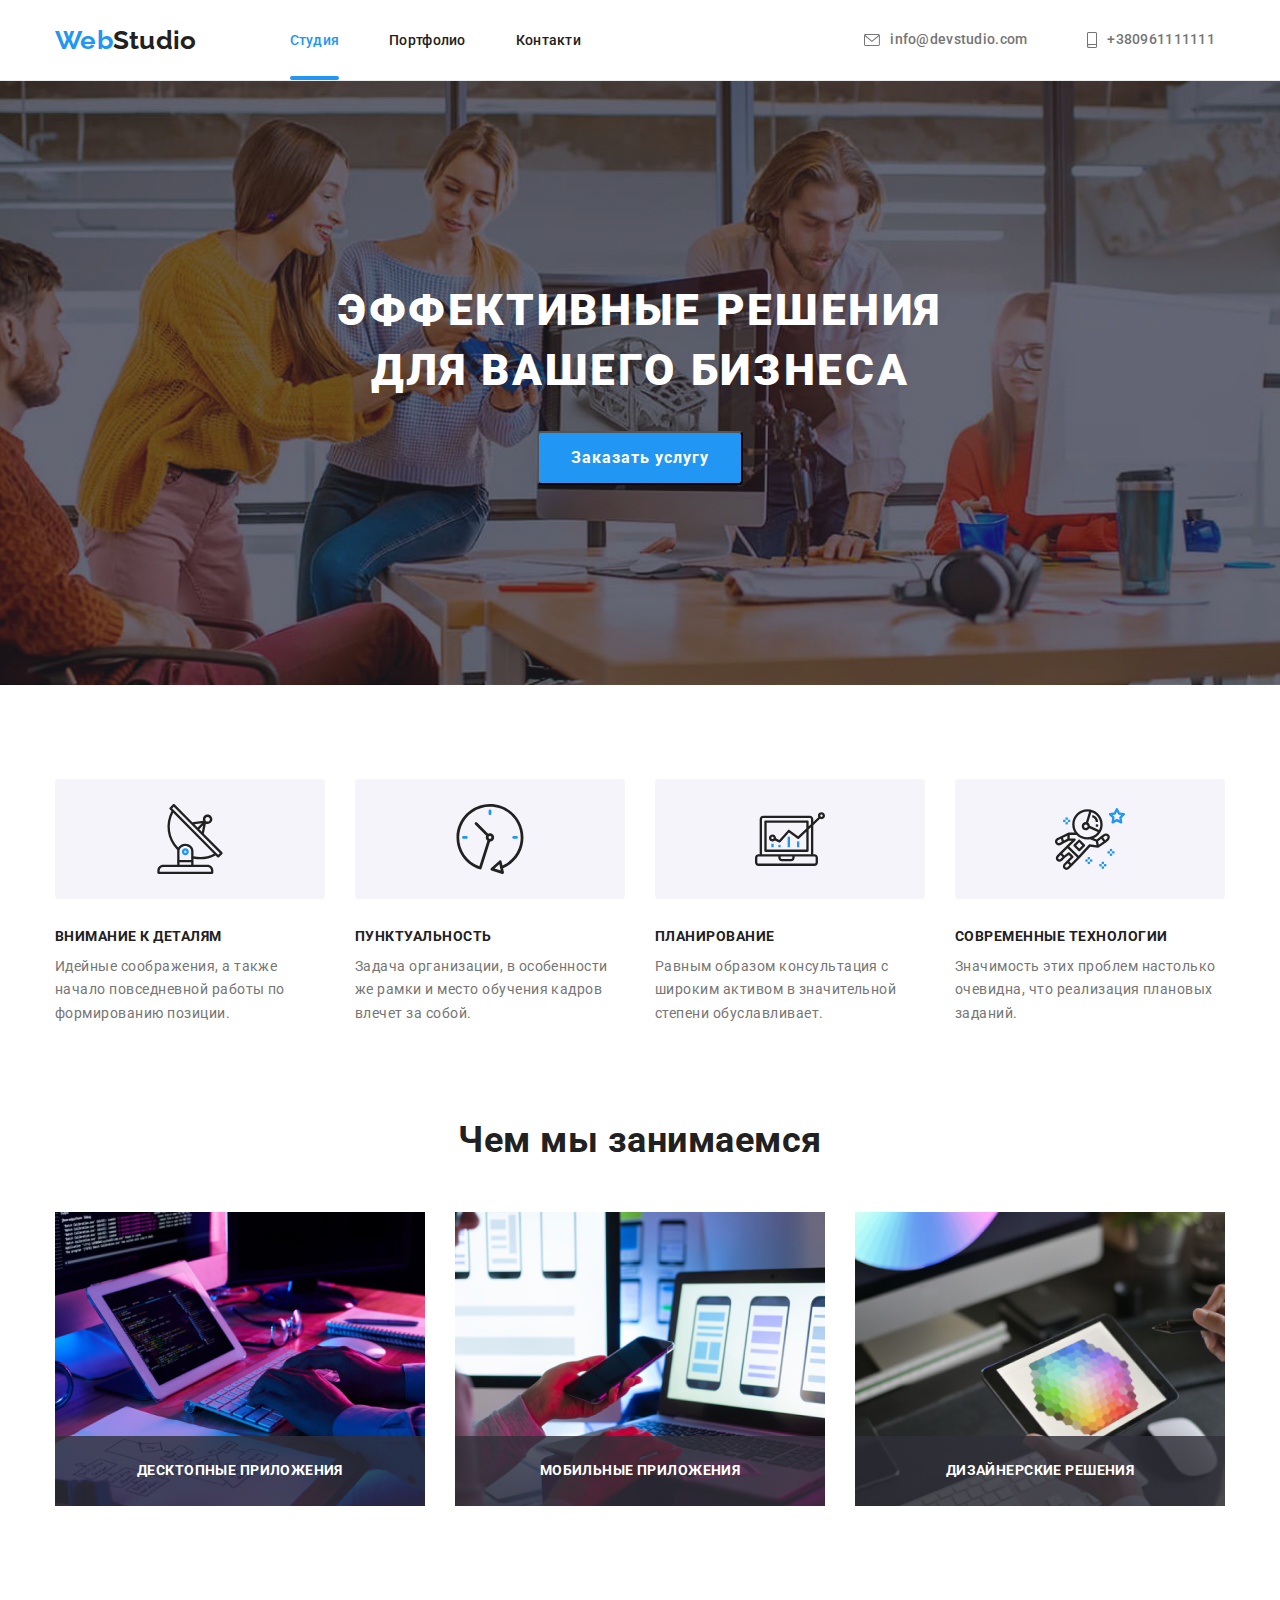
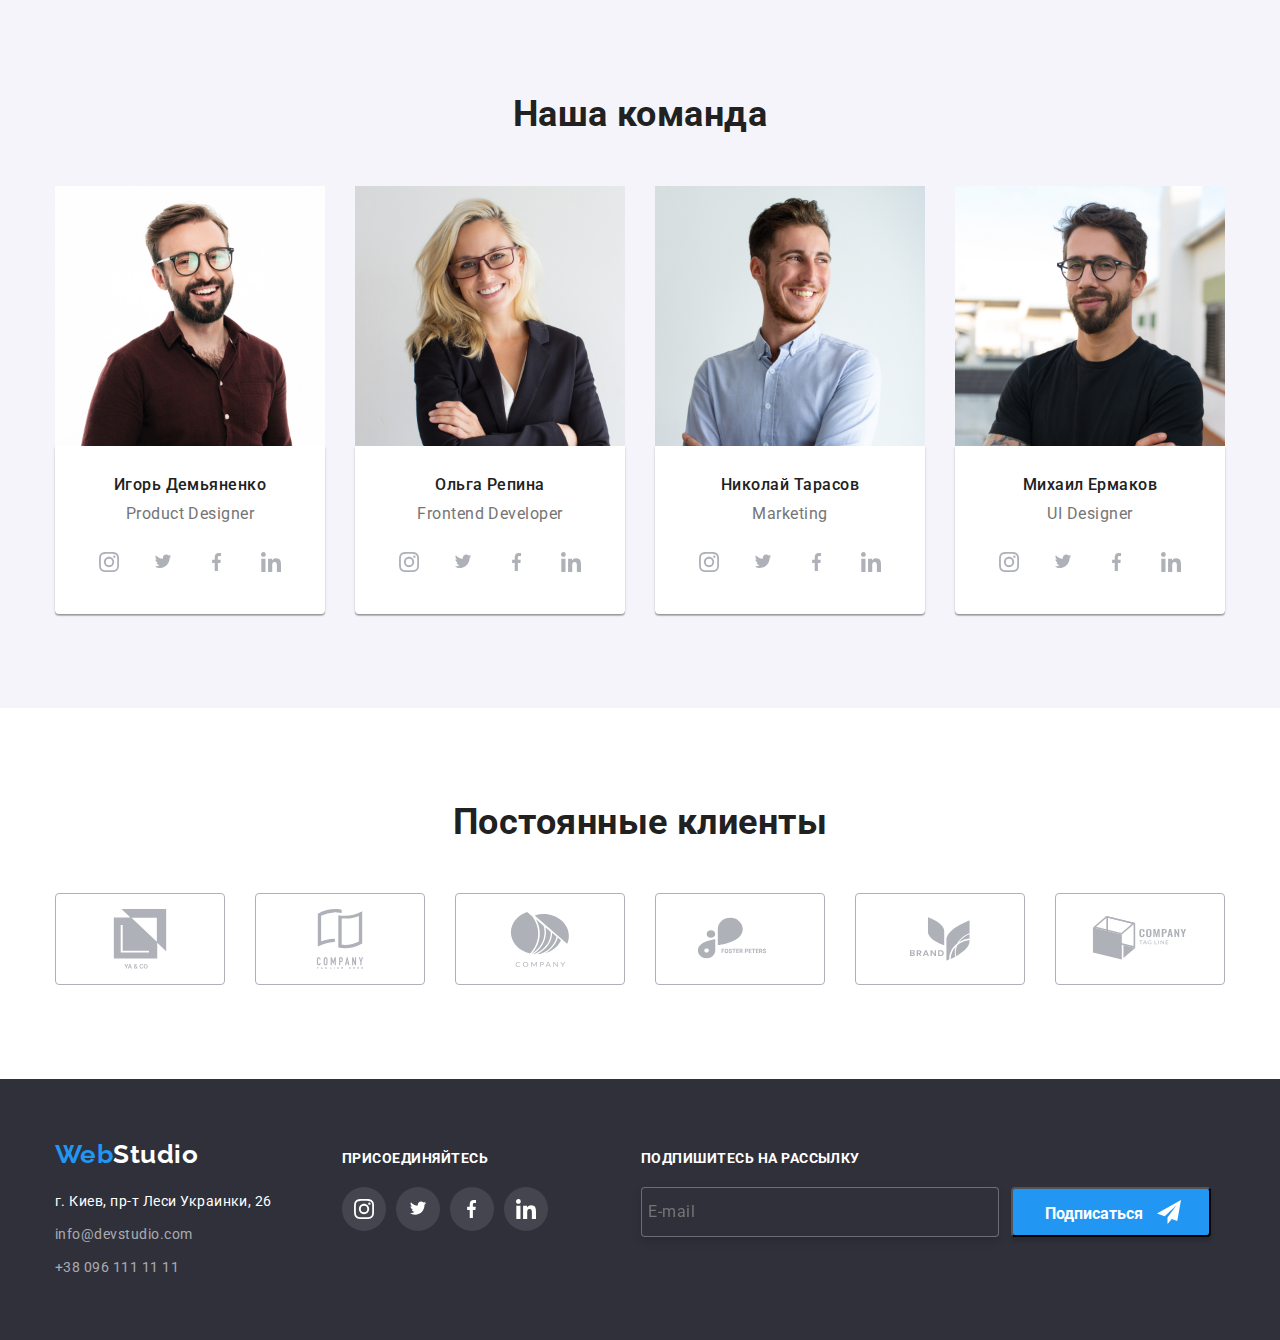
<file: index.html>
<!DOCTYPE html>
<html lang="ru">
<head>
    <meta charset="UTF-8">
    <meta http-equiv="X-UA-Compatible" content="IE=edge">
    <meta name="viewport" content="width=device-width, initial-scale=1.0">
    <title>Студия</title>
    <link rel="preconnect" href="https://fonts.googleapis.com">
    <link rel="preconnect" href="https://fonts.gstatic.com" crossorigin>
    <link  href="https://fonts.googleapis.com/css2?family=Raleway:wght@700&family=Roboto:wght@400;500;700;900&display=swap" 
    rel="stylesheet">
    <link rel="stylesheet" href="https://cdnjs.cloudflare.com/ajax/libs/modern-normalize/1.1.0/modern-normalize.min.css">
    <link rel="stylesheet" href="./css/styles.css">
</head>
<body>
    <!--Шапка-->
<header class="header">
    <div class="container">
    <nav class="main-nav">
        <a lang="en" href="./index.html" class="logo"><span>Web</span>Studio</a>
        
        <ul class="site-nav">
            <li class="list"><a href="./index.html" class="link current">Студия</a></li>
            <li class="list"><a href="./portfolio.html" class="link">Портфолио</a></li>
            <li class="list"><a href="" class="link">Контакти</a></li>
        </ul>
    
        <ul class="auth-nav">
            <li class="list navigation">
                <a href="/" class="nav-icon" href="mailto:info@devstudio.com" class="link">
                    <svg class="icon-mail" width="16" height="12">
                        <use href="./images/icons.svg#icon-mail"></use>
                    </svg>
                  info@devstudio.com
                </a>
                
            </li>
            <li class="list navigation">
                <a href="/" class="nav-icon" href="tel:+380961111111" class="link" >
                    <svg class="icon-tel" width="10" height="16">
                        <use href="./images/icons.svg#icon-tel"></use>
                    </svg>
                +380961111111
                </a>
            </li>
        </ul>
    </nav>  
    </div> 
</header>
<main>
    <!--Герой-->
<section class="hero"> 
    <div class="container">
    <h1 class="hero-title">ЭФФЕКТИВНЫЕ РЕШЕНИЯ <br /> ДЛЯ ВАШЕГО БИЗНЕСА</h1> 
    <button type="button" class="hero-button" data-modal-open> Заказать услугу</button>
    </div>
    <div class="backdrop is-hidden" data-modal>
        <div class="modal">
            <button class="button-close" data-modal-close>&#xd7;</button>
            <b class="modal-item">Оставьте свои данные, мы вам перезвоним</b>
            <form class="form">
             <label class="form-box">
                 Имя
                 <input type="text" name="name" class="form-input" required>
                 <svg class="form-icon">
                     <use href="./images/icons.svg#icon-person-black-18dp-1-2"></use>
                 </svg>
             </label>
             <label class="form-box">
                 Телефон
                  <input type="tel" name="tel" class="form-input" pattern="[0-9]{10}" title="0505505050">
                <svg class="form-icon">
                    <use href="./images/icons.svg#icon-phone-black-18dp-1-2"></use>
                </svg>
             </label>
             <label class="form-box">
                 Почта
                 <input type="email" name="email" class="form-input" required>
                <svg class="form-icon">
                    <use href="./images/icons.svg#icon-email-black-18dp-1-2"></use>
                </svg>
             </label>
             <label class="form-box">
                 Коментарии
                 <textarea name="comment" class="form-comment" placeholder="Введите текст"></textarea>
             </label> 
                <input type="checkbox" class="policy-checkbox" name="policy" id="policy">
                <label class="check-box" for="policy">
                Соглашаюсь с рассылкой и принимаю &nbsp;<a href="">Условия договора</a> 
                </label>
                <button type="submit" class="form-button">Отправить</button>

            </form>
        </div>
    </div>
</section>
    <!--Преимущества-->
<section class="section no-padding">
    <div class="container">
    <!--<h2>Наши преимущества</h2>-->
    <ul class="feature">
        <li class="feature-list icon-details">
            <h3 class="feature-title">ВНИМАНИЕ К ДЕТАЛЯМ</h3>
            <p class="feature-text">Идейные соображения, а также начало повседневной работы по формированию позиции.</p> 
        </li>
        <li class="feature-list icon-punctuality">
            <h3 class="feature-title">ПУНКТУАЛЬНОСТЬ</h3>
            <p class="feature-text">Задача организации, в особенности же рамки и место обучения кадров влечет за собой.</p>
        </li>
        <li class="feature-list icon-planning">
            <h3 class="feature-title">ПЛАНИРОВАНИЕ</h3>
            <p class="feature-text">Равным образом консультация с широким активом в значительной степени обуславливает.</p>
        </li>
        <li class="feature-list icon-technology">
            <h3 class="feature-title">СОВРЕМЕННЫЕ ТЕХНОЛОГИИ</h3>
            <p class="feature-text">Значимость этих проблем настолько очевидна, что реализация плановых заданий.</p>
        </li>
    </ul>
</section>
    <!--Чем мы занимаемся-->
<section class="section">
    <div class="container">
    <h2 class="caption">Чем мы занимаемся</h2>
    <ul class="work">
        <div class="product">
        <li> <img src="./images/img.png" alt="Фронтенд" width="370" height="294"/> 
        <p class="product-text">Десктопные приложения</p></li>
        </div>

        <div class="product">
        <li class="product-mobile"> <img src="./images/img-2.png" alt="Бекенд" width="370" height="294"/> 
        <p class="product-text">Мобильные приложения</p></li>
        </div>
        <div class="product">
        <li class="produck-design"> <img src="./images/img-3.png" alt="Дизайн" width="370" height="294"/> 
        <p class="product-text">Дизайнерские решения</p></li>
        </div>
    </ul>
    </div>
</section>
    <!--Команда-->
<section class="section team"> 
    <div class="container">
    <h2 class="caption">Наша команда</h2>
    <ul class="liders">
        <li>
                <img src="./images/img.jpg" alt="Игорь" width="270" height="260">
                <div class="team-liders">
                <h3 class="item">Игорь Демьяненко</h3>
                <p class="item-text">Product Designer</p>
                <ul class="join">
                    <li class="join-item">
                        <a href="/" class="networks-icon team">
                            <svg class="icon" width="20" height="20">
                                <use href="./images/icons.svg#icon-instagram-2"></use>
                            </svg>
                        </a>
                    </li>
                    <li class="join-item">
                    <a href="/" class="networks-icon">
                        <svg class="icon" width="20" height="16.5">
                            <use href="./images/icons.svg#icon-twitter-2"></use>
                        </svg>
                    </a>
                    </li>
                    <li class="join-item">
                        <a href="/" class="networks-icon">
                            <svg class="icon" width="10" height="20">
                                <use href="./images/icons.svg#icon-facebook-2"></use>
                            </svg>
                        </a>
                    </li>
                    <li class="join-item">
                        <a href="/" class="networks-icon">
                            <svg class="icon" width="20" height="20">
                                <use href="./images/icons.svg#icon-linkedin-2"></use>
                            </svg>
                        </a>
                    </li>
                </ul>
                </div>
        </li>
        <li>
                <img src="./images/img-2.jpg" alt="Ольга" width="270" height="260">
                <div class="team-liders">
                <h3 class="item">Ольга Репина</h3>
                <p class="item-text">Frontend Developer</p>  
                <ul class="join">
                    <li class="join-item">
                        <a href="/" class="networks-icon team">
                            <svg class="icon" width="20" height="20">
                                <use href="./images/icons.svg#icon-instagram-2"></use>
                            </svg>
                        </a>
                    </li>
                    <li class="join-item">
                        <a href="/" class="networks-icon">
                            <svg class="icon" width="20" height="16.5">
                                <use href="./images/icons.svg#icon-twitter-2"></use>
                            </svg>
                        </a>
                    </li>
                    <li class="join-item">
                        <a href="/" class="networks-icon">
                            <svg class="icon" width="10" height="20">
                                <use href="./images/icons.svg#icon-facebook-2"></use>
                            </svg>
                        </a>
                    </li>
                    <li class="join-item">
                        <a href="/" class="networks-icon">
                            <svg class="icon" width="20" height="20">
                                <use href="./images/icons.svg#icon-linkedin-2"></use>
                            </svg>
                        </a>
                    </li>
                </ul>
                </div>
        </li>
        <li>
                <img src="./images/img-3.jpg" alt="Николай" width="270" height="260">
                <div class="team-liders">
                <h3 class="item">Николай Тарасов</h3>
                <p class="item-text">Marketing</p>   
                <ul class="join">
                    <li class="join-item">
                        <a href="/" class="networks-icon team">
                            <svg class="icon" width="20" height="20">
                                <use href="./images/icons.svg#icon-instagram-2"></use>
                            </svg>
                        </a>
                    </li>
                    <li class="join-item">
                        <a href="/" class="networks-icon">
                            <svg class="icon" width="20" height="16.5">
                                <use href="./images/icons.svg#icon-twitter-2"></use>
                            </svg>
                        </a>
                    </li>
                    <li class="join-item">
                        <a href="/" class="networks-icon">
                            <svg class="icon" width="10" height="20">
                                <use href="./images/icons.svg#icon-facebook-2"></use>
                            </svg>
                        </a>
                    </li>
                    <li class="join-item">
                        <a href="/" class="networks-icon">
                            <svg class="icon" width="20" height="20">
                                <use href="./images/icons.svg#icon-linkedin-2"></use>
                            </svg>
                        </a>
                    </li>
                </ul>
                </div>   
        </li>
        <li>
                <img src="./images/img-4.jpg" alt="Михаил" width="270" height="260">
                <div class="team-liders">
                <h3 class="item">Михаил Ермаков</h3>
                <p class="item-text">UI Designer</p> 
                <ul class="join">
                    <li class="join-item">
                        <a href="/" class="networks-icon team">
                            <svg class="icon" width="20" height="20">
                                <use href="./images/icons.svg#icon-instagram-2"></use>
                            </svg>
                        </a>
                    </li>
                    <li class="join-item">
                        <a href="/" class="networks-icon">
                            <svg class="icon" width="20" height="16.5">
                                <use href="./images/icons.svg#icon-twitter-2"></use>
                            </svg>
                        </a>
                    </li>
                    <li class="join-item">
                        <a href="/" class="networks-icon">
                            <svg class="icon" width="10" height="20">
                                <use href="./images/icons.svg#icon-facebook-2"></use>
                            </svg>
                        </a>
                    </li>
                    <li class="join-item">
                        <a href="/" class="networks-icon">
                            <svg class="icon" width="20" height="20">
                                <use href="./images/icons.svg#icon-linkedin-2"></use>
                            </svg>
                        </a>
                    </li>
                </ul>
                </div>
        </li>
    </ul>
    </div>
</section>
<section class="section client">
<div class="container">
    <h2 class="caption">Постоянные клиенты</h2>
    <ul class="clients">
        <li class="client-item">
            <a href="/" class="client-icon">
                <svg class="icon-cl" width="106" height="60">
                    <use href="./images/icons.svg#icon-company1"></use>
                </svg>
            </a>
        </li>
        <li class="client-item">
            <a href="/" class="client-icon">
                <svg class="icon-cl" width="106" height="60">
                    <use href="./images/icons.svg#icon-company2"></use>
                </svg>
            </a>
        </li>
        <li class="client-item">
            <a href="/" class="client-icon">
                <svg class="icon-cl" width="106" height="60">
                    <use href="./images/icons.svg#icon-company3"></use>
                </svg>
            </a>
        </li>
        <li class="client-item">
            <a href="/" class="client-icon">
                <svg class="icon-cl" width="106" height="60">
                    <use href="./images/icons.svg#icon-company4"></use>
                </svg>
            </a>
        </li>
        <li class="client-item">
            <a href="/" class="client-icon">
                <svg class="icon-cl" width="106" height="60">
                    <use href="./images/icons.svg#icon-company5"></use>
                </svg>
            </a>
        </li>
        <li class="client-item">
            <a href="/" class="client-icon">
                <svg class="icon-cl" width="106" height="60">
                    <use href="./images/icons.svg#icon-company6"></use>
                </svg>
            </a>
        </li>
    </ul>
</div>
</section>
</main>
<footer class="footer">
    <div class="container footer-container">
        <div class="foot">
     <a lang="en" href="./index.html" class="logo-secondary">
      <span>Web</span>Studio</a>
     <address class="address">
         <ul class="address-list"> 
         <li class="location address-item" >
         <a href="https://goo.gl/maps/e9gc64bWVvTJH4VD8"
         class="geolocation link">
         г. Киев, пр-т Леси Украинки, 26  </a> 
         </li>
         <li class="mail address-item">
          <a href="mailto:info@devstudio.com" class="link address-link">info@devstudio.com</a>
         </li>
         <li class="tel address-item">
          <a href="tel:+380961111111" class="link address-link">+38 096 111 11 11</a>
         </li>    
          </ul>
    </address>
    </div>
    <div class="exhortation">
    <h2 class="exhortation-item">ПРИСОЕДИНЯЙТЕСЬ</h2>
    <ul class="join">
        <li class="join-item">
            <a href="/" class="networks-icon">
                <svg class="icon" width="20" height="20" >
                    <use href="./images/icons.svg#icon-instagram"></use>
                </svg>
            </a> 
        </li>
        <li class="join-item">
            <a href="/" class="networks-icon">
                <svg class="icon" width="20" height="16.25">
                    <use href="./images/icons.svg#icon-twitter"></use>
                </svg>
            </a>
        </li>
        <li class="join-item">
            <a href="/" class="networks-icon">
                <svg class="icon" width="10" height="20">
                    <use href="./images/icons.svg#icon-facebook"></use>
                </svg>
            </a>
        </li>
        <li class="join-item">
            <a href="/" class="networks-icon">
                <svg class="icon" width="20" height="20">
                    <use href="./images/icons.svg#icon-linkedin"></use>
                </svg>
            </a>
        </li>
    </ul>
    </div>
    <div class="wrapper-form">
        <h2 class="wrapper-form-item">ПОДПИШИТЕСЬ НА РАССЫЛКУ</h2>
        <form class="footer-form" action="">
            <input class="footer-input" type="email" name="email" placeholder=" E-mail">
            <button class="footer-form-btn" type="submit" data-modal-open>
                Подписаться
                <svg class="footer-icon">
                    <use href="images/icons.svg#icon-icon-send-2"></use>
                </svg>
            </button>
        </form>
    </div>
    </div>
</footer>
<script src="./js/modal.js"></script>
</body>
</html>
</file>
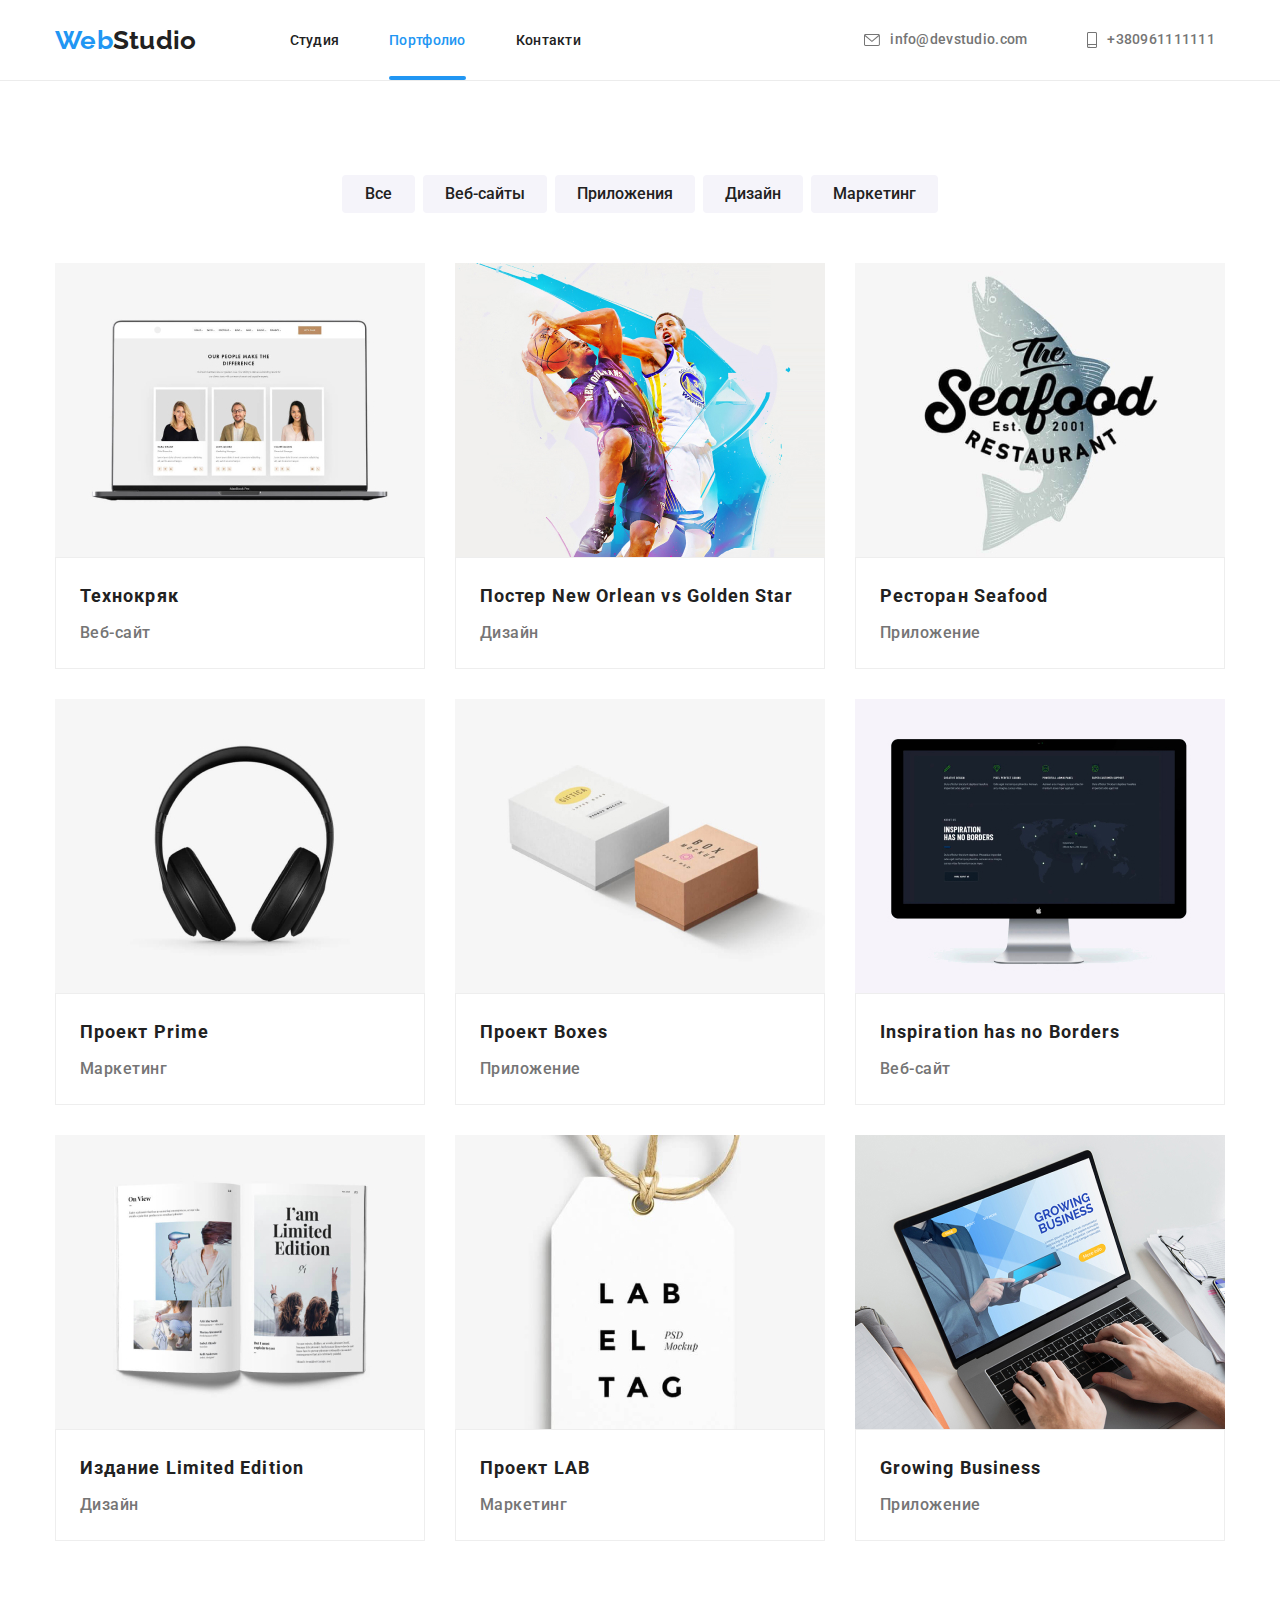
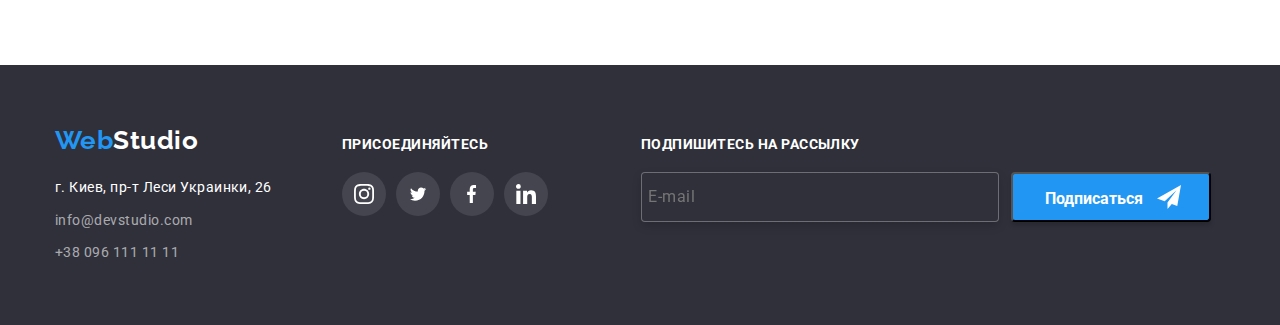
<file: portfolio.html>
<!DOCTYPE html>
<html lang="ru">

<head>
    <meta charset="UTF-8">
    <meta http-equiv="X-UA-Compatible" content="IE=edge">
    <meta name="viewport" content="width=device-width, initial-scale=1.0">
    <title>Портфолио</title>
    <link rel="preconnect" href="https://fonts.googleapis.com">
    <link rel="preconnect" href="https://fonts.gstatic.com" crossorigin>
    <link href="https://fonts.googleapis.com/css2?family=Raleway:wght@700&family=Roboto:wght@400;500;700;900&display=swap"
        rel="stylesheet">
    <link rel="stylesheet" href="https://cdnjs.cloudflare.com/ajax/libs/modern-normalize/1.1.0/modern-normalize.min.css">
    <link rel="stylesheet" href="./css/styles.css">
</head>

<body>
    <!--Шапка-->
<header class="header">
    <div class="container">
        <nav class="main-nav">
            <a lang="en" href="./index.html" class="logo"><span>Web</span>Studio</a>

            <ul class="site-nav">
                <li class="list"><a href="./index.html" class="link">Студия</a></li>
                <li class="list"><a href="./portfolio.html" class="link current">Портфолио</a></li>
                <li class="list"><a href="" class="link">Контакти</a></li>
            </ul>

            <ul class="auth-nav">
                <li class="list navigation">
                    <a href="/" class="nav-icon" href="mailto:info@devstudio.com" class="link">
                        <svg class="icon-mail" width="16" height="12">
                            <use href="./images/icons.svg#icon-mail"></use>
                        </svg>
                        info@devstudio.com
                    </a>

                </li>
                <li class="list navigation">
                    <a href="/" class="nav-icon" href="tel:+380961111111" class="link">
                        <svg class="icon-tel" width="10" height="16">
                            <use href="./images/icons.svg#icon-tel"></use>
                        </svg>
                        +380961111111
                    </a>
                </li>
            </ul>
        </nav>
    </div>
</header>
    <main>
<section class="section content">
    <div class="container">
<ul class="buttons">
    <li class="list"><button type="button" class="button-nav">Все</button></li>
    <li class="list"><button type="button" class="button-nav">Веб-сайты</button></li>
    <li class="list"><button type="button" class="button-nav">Приложения</button></li>
    <li class="list"><button type="button" class="button-nav">Дизайн</button></li>
    <li class="list"><button type="button" class="button-nav">Маркетинг</button></li>
</ul>
<ul class="content">
    <li class="item"><a class="box-link" href="">
        <div class="item-box">
            <p class="item-box-desk">Технокряк это современная площадка распространения коронавируса. Компании используют эту платформу для цифрового
            шпионажа и атак на защищённые сервера конкурентов.</p>
            <img src="./images/img-1-2.jpg" alt="" width="370">
        </div>  
        <div class="description"> 
            <h2 class="content-title">Технокряк</h2>
            <p class="content-text">Веб-сайт</p>
        </div>
        </a>
    </li>
    <li class="item"><a class="box-link" href="">
        <div class="item-box">
            <p class="item-box-desk">Технокряк это современная площадка распространения коронавируса. Компании используют эту
                платформу для цифрового
                шпионажа и атак на защищённые сервера конкурентов.</p>
             <img src="./images/img-2-2.jpg" alt="" width="370">   
        </div>
            <div class="description"> 
            <h2 class="content-title">Постер New Orlean vs Golden Star</h2>
            <p class="content-text">Дизайн</p>
            </div>
        </a>

    </li>
    <li class="item"><a class="box-link" href="">
        <div class="item-box">
            <p class="item-box-desk">Технокряк это современная площадка распространения коронавируса. Компании используют эту
                платформу для цифрового
                шпионажа и атак на защищённые сервера конкурентов.</p>
            <img src="./images/img-3-2.jpg" alt="" width="370">
            </div>
            <div class="description"> 
            <h2 class="content-title">Ресторан Seafood</h2>
            <p class="content-text">Приложение</p>
            </div>
        </a>

    </li>
    <li class="item"><a class="box-link" href="">
        <div class="item-box">
            <p class="item-box-desk">Технокряк это современная площадка распространения коронавируса. Компании используют эту
                платформу для цифрового
                шпионажа и атак на защищённые сервера конкурентов.</p>
            <img src="./images/img-4-2.jpg" alt="" width="370">
        </div>
            
            <div class="description">
            <h2 class="content-title">Проект Prime</h2>
            <p class="content-text">Маркетинг</p>
            </div> 
        </a>

    </li>
    <li class="item"><a class="box-link" href="">
        <div class="item-box">
            <p class="item-box-desk">Технокряк это современная площадка распространения коронавируса. Компании используют эту
                платформу для цифрового
                шпионажа и атак на защищённые сервера конкурентов.</p>
            <img src="./images/img-5-2.jpg" alt="" width="370">
        </div>
            
            <div class="description"> 
            <h2 class="content-title">Проект Boxes</h2>
            <p class="content-text">Приложение</p>
            </div>
        </a>

    </li>
    <li class="item"><a class="box-link" href="">
        <div class="item-box">
            <p class="item-box-desk">Технокряк это современная площадка распространения коронавируса. Компании используют эту
                платформу для цифрового
                шпионажа и атак на защищённые сервера конкурентов.</p>
            <img src="./images/img-6-2.jpg" alt="" width="370">
        </div>
            
            <div class="description"> 
            <h2 class="content-title">Inspiration has no Borders</h2>
            <p class="content-text">Веб-сайт</p>
            </div>
        </a>

    </li>
    <li class="item"><a class="box-link" href="">
        <div class="item-box">
            <p class="item-box-desk">Технокряк это современная площадка распространения коронавируса. Компании используют эту
                платформу для цифрового
                шпионажа и атак на защищённые сервера конкурентов.</p>
            <img src="./images/img-7-2.jpg" alt="" width="370">
        </div>
            
            <div class="description"> 
            <h2 class="content-title">Издание Limited Edition</h2>
            <p class="content-text">Дизайн</p>
            </div>
        </a>

    </li>
    <li class="item"><a class="box-link" href="">
        <div class="item-box">
            <p class="item-box-desk">Технокряк это современная площадка распространения коронавируса. Компании используют эту
                платформу для цифрового
                шпионажа и атак на защищённые сервера конкурентов.</p>
            <img src="./images/img-8-2.jpg" alt="" width="370">
        </div>
            
            <div class="description"> 
            <h2 class="content-title">Проект LAB</h2>
            <p class="content-text">Маркетинг</p>
            </div>
        </a>

    </li>
    <li class="item"><a class="box-link" href="">
        <div class="item-box">
            <p class="item-box-desk">Технокряк это современная площадка распространения коронавируса. Компании используют эту
                платформу для цифрового
                шпионажа и атак на защищённые сервера конкурентов.</p>
            <img src="./images/img-9-2.jpg" alt="" width="370">
        </div>
            
            <div class="description"> 
            <h2 class="content-title">Growing Business</h2>
            <p class="content-text">Приложение</p>
            </div>
        </a>

    </li>
</ul>
</div>
</section>
    </main>
<footer class="footer">
    <div class="container footer-container">
        <div class="foot">
     <a lang="en" href="./index.html" class="logo-secondary">
      <span>Web</span>Studio</a>
     <address class="address">
         <ul class="address-list"> 
         <li class="location address-item" >
         <a href="https://goo.gl/maps/e9gc64bWVvTJH4VD8"
         class="geolocation link">
         г. Киев, пр-т Леси Украинки, 26  </a> 
         </li>
         <li class="mail address-item">
          <a href="mailto:info@devstudio.com" class="link address-link">info@devstudio.com</a>
         </li>
         <li class="tel address-item">
          <a href="tel:+380961111111" class="link address-link">+38 096 111 11 11</a>
         </li>    
          </ul>
    </address>
    </div>
    <div class="exhortation">
    <h2 class="exhortation-item">ПРИСОЕДИНЯЙТЕСЬ</h2>
    <ul class="join">
        <li class="join-item">
            <a href="/" class="networks-icon">
                <svg class="icon" width="20" height="20" >
                    <use href="./images/icons.svg#icon-instagram"></use>
                </svg>
            </a> 
        </li>
        <li class="join-item">
            <a href="/" class="networks-icon">
                <svg class="icon" width="20" height="16.25">
                    <use href="./images/icons.svg#icon-twitter"></use>
                </svg>
            </a>
        </li>
        <li class="join-item">
            <a href="/" class="networks-icon">
                <svg class="icon" width="10" height="20">
                    <use href="./images/icons.svg#icon-facebook"></use>
                </svg>
            </a>
        </li>
        <li class="join-item">
            <a href="/" class="networks-icon">
                <svg class="icon" width="20" height="20">
                    <use href="./images/icons.svg#icon-linkedin"></use>
                </svg>
            </a>
        </li>
    </ul>
    </div>
    <div class="wrapper-form">
        <h2 class="wrapper-form-item">ПОДПИШИТЕСЬ НА РАССЫЛКУ</h2>
        <form class="footer-form" action="">
            <input class="footer-input" type="email" name="email" placeholder=" E-mail">
            <button class="footer-form-btn" type="submit" data-modal-open>
                Подписаться
                <svg class="footer-icon">
                    <use href="images/icons.svg#icon-icon-send-2"></use>
                </svg>
            </button>
        </form>
    </div>
    </div>
</footer>
<script src="./js/modal.js"></script>
</body>
</html>
</file>
<file: css/styles.css>
:root {
  --theme-color: #2196f3;
  --primary-color: #e5e5e5;
  --secondary-color: #2f303a;
  --another-color: #f5f4fa;
  --primary-white-color: #ffffff;

  --text-primary: #212121;
  --text-secondary: #757575;

  --primary-font: "Roboto";
  --secondary-font: "Raleway";

  --transition: 250ms cubic-bezier(0.4, 0, 0.2, 1);
}

body {
  font-family: var(--primary-font), sans-serif;
  letter-spacing: 0.03em;
  font-style: normal;
}

*,
*::before,
*::after {
  box-sizing: border-box;
}

.container {
  width: 1200px;
  margin-left: auto;
  margin-right: auto;
  padding-left: 15px;
  padding-right: 15px;
}

.section {
  padding-bottom: 94px;
  padding-top: 94px;
}
.section.no-padding {
  padding-bottom: 0;
}

/*Общие*/
img {
  display: block;
}

ul,
ol {
  list-style: none;
  margin: 0;
  padding: 0;
}
p {
  margin: 0;
  padding: 0;
}
a {
  text-decoration: none;
}
.location .geolocation {
  font-style: normal;
  color: var(--primary-white-color);
  font-weight: 400;
  font-size: 14px;
  line-height: 1.71;
  text-decoration: none;
  margin-bottom: 9px;
  transition: color 250ms cubic-bezier(0.4, 0, 0.2, 1);
}
.caption {
  color: var(--text-primary);
  font-weight: 700;
  font-size: 36px;
  line-height: 1.16;
  text-align: center;
  margin-top: 0;
  margin-bottom: 50px;
}
/*Стили для Студии*/
/*header*/
.header {
  background-color: var(--primary-white-color);
  letter-spacing: 0.02em;
  font-weight: 500;
  font-size: 14px;
  line-height: 1.14;
  letter-spacing: 0.02em;
  border-bottom: 1px solid #ececec;
}
.logo {
  color: var(--text-primary);
  font-family: var(--secondary-font);
  font-weight: 700;
  font-size: 26px;
  line-height: 1.19;
}
.logo span,
.logo-secondary span {
  color: var(--theme-color);
  font-family: var(--secondary-font);
}
.logo-secondary {
  display: inline-block;
  color: var(--primary-white-color);
  font-family: var(--secondary-font);
  font-weight: bold;
  font-size: 26px;
  line-height: 1.19;
  margin-bottom: 20px;
}
.button {
  display: inline-block;
  border-radius: 4px;
  padding: 6px 22px;
  min-width: 73px;
}
/*Main nav*/
.main-nav {
  display: flex;
  align-items: center;
}
/*Site nav*/
.site-nav {
  display: flex;
  margin-left: 93px;
}
.site-nav .list:not(:last-child) {
  margin-right: 50px;
}
.site-nav .link {
  display: block;
  color: var(--text-primary);
  font-weight: 500;
  font-size: 14px;
  line-height: 16px;
  letter-spacing: 0.02em;
  padding-top: 32px;
  padding-bottom: 32px;
  position: relative;
  transition: color 250ms cubic-bezier(0.4, 0, 0.2, 1);
}
.site-nav .link.current {
  color: var(--theme-color);
}
.site-nav .link:hover,
.site-nav .link:focus {
  color: var(--theme-color);
}

.site-nav .link.current::after {
  content: "";

  position: absolute;
  left: 0;
  bottom: 0;

  display: block;
  width: 100%;
  height: 4px;
  border-radius: 2px;

  background-color: var(--theme-color);
}
/*Auth nav*/
.auth-nav {
  display: flex;
  padding-top: 32px;
  padding-bottom: 32px;
  margin-left: auto;
}

.auth-nav .list + .list {
  margin-left: 50px;
}
.auth-nav .nav-icon:hover,
.auth-nav .nav-icon:focus {
  color: var(--theme-color);
  fill: var(--theme-color);
}
.auth-nav .icon-mail,
.auth-nav .icon-tel {
  margin-right: 10px;
}
.auth-nav .link {
  color: var(--text-secondary);
  font-weight: 500;
  font-size: 14px;
  line-height: 16px;
  letter-spacing: 0.02em;
  transition: color 250ms cubic-bezier(0.4, 0, 0.2, 1);
}
.auth-nav .link:hover,
.auth-nav .link:focus {
  color: var(--theme-color);
}
.list.navigation {
  display: flex;
  justify-content: center;
  align-items: center;
  fill: #757575;
}
.list.navigation .link:hover,
.list.navigation .link:focus {
  color: #2196f3;
}
.nav-icon {
  display: flex;
  justify-content: center;
  align-items: center;
  cursor: pointer;
  margin-right: 10px;
  color: var(--text-secondary);
  transition: color 250ms cubic-bezier(0.4, 0, 0.2, 1),
    background-color 250ms cubic-bezier(0.4, 0, 0.2, 1);
}
.icon-mail,
.icon-tel {
  fill: currentColor;
  width: 100%;
}

.nav-icon:hover .icon-mail,
.nav-icon:focus .icon-mail {
  fill: #2196f3;
}
.nav-icon:hover .icon-tel,
.nav-icon:focus .icon-tel {
  fill: #2196f3;
}
/*Hero*/
.hero {
  text-align: center;
  padding-bottom: 200px;
  padding-top: 200px;
  background-size: cover;
  background-position: center;

  background-image: linear-gradient(
      to right,
      rgba(47, 48, 58, 0.4),
      rgba(47, 48, 58, 0.4)
    ),
    url(../images/br-opt.jpg);
  background-repeat: no-repeat;
}

.hero-title {
  margin-bottom: 30px;
  margin-top: 0;
  color: #ffffff;
  font-weight: 900;
  font-size: 44px;
  line-height: 1.36;
  letter-spacing: 0.06em;
  text-align: center;
}
.hero-button {
  display: inline-block;
  border-radius: 4px;
  padding: 10px 32px;
  min-width: 136px;

  font-family: var(--primary-font);
  color: var(--primary-white-color);
  background-color: var(--theme-color);
  font-weight: 700;
  font-size: 16px;
  line-height: 1.87;
  letter-spacing: 0.06em;
  text-align: center;
  cursor: pointer;
}
/*Modal*/

.backdrop {
  position: fixed;
  top: 0;
  left: 0;
  width: 100%;
  height: 100%;
  background-color: rgba(0, 0, 0, 0.2);
  z-index: 999;

  opacity: 1;
  visibility: visible;
  transition: opacity var(--transition), visibility var(--transition);
}

.backdrop.is-hidden {
  opacity: 0;
  pointer-events: none;
}
.modal {
  position: absolute;
  top: 50%;
  left: 50%;
  transform: translate(-50%, -50%);

  width: 528px;
  height: 581px;
  padding: 40px;
  background-color: var(--primary-white-color);

  border-radius: 4px;
  box-shadow: 0px 1px 3px rgba(0, 0, 0, 0.12), 0px 1px 1px rgba(0, 0, 0, 0.14),
    0px 2px 1px rgba(0, 0, 0, 0.2);
  transition: transform 250ms cubic-bezier(0.4, 0, 0.2, 1),
    box-shadow 250ms cubic-bezier(0.4, 0, 0.2, 1),
    background-color 250ms cubic-bezier(0.4, 0, 0.2, 1);
}

.button-close {
  display: flex;
  justify-content: center;

  position: absolute;

  top: 8px;
  right: 8px;
  width: 30px;
  height: 30px;
  border: 1px solid rgba(0, 0, 0, 0.1);
  border-radius: 50%;
  cursor: pointer;
  font-size: 1.5em;

  background-color: var(--primary-white-color);
  transition: 250ms cubic-bezier(0.4, 0, 0.2, 1);
}
.button-close:hover {
  color: var(--theme-color);
}
/*Form-modal*/
.form {
  margin-top: 12px;
}
.modal-item {
  padding: 0;
  font-family: var(--primary-font);
  font-style: normal;
  font-weight: bold;
  font-size: 20px;
  line-height: 1.15;
  text-align: center;
  letter-spacing: 0.03em;

  color: #212121;
  margin-bottom: 12px;
}
.form-input,
.form-comment {
  border: 1px solid rgba(33, 33, 33, 0.2);
  border-radius: 4px;
  box-sizing: border-box;
  width: 100%;
  height: 40px;
  margin-top: 4px;
  padding-left: 42px;
  transition: 0.25ms linear border;
  cursor: pointer;
}
.form-input:focus,
.form-comment:focus {
  outline: none;
  border: 1px solid var(--theme-color);
}
.form-input:focus + svg {
  fill: var(--theme-color);
}
.form-comment {
  font-family: inherit;
  resize: none;
  width: 448px;
  height: 120px;
  padding: 12px 16px;
}
.form-comment::placeholder {
  color: rgba(117, 117, 117, 0.5);
}
.form-box {
  display: block;
  text-align: left;
  margin-bottom: 10px;
  color: var(--text-secondary);
  font-size: 12px;
  position: relative;
}
.form-icon {
  display: block;
  width: 18px;
  height: 18px;
  position: absolute;
  left: 12px;
  top: 50%;
  transition: 0.25ms linear;
}
.check-box {
  font-size: 14px;
  color: var(--text-secondary);
  display: flex;
  align-items: center;
  margin-bottom: 30px;
  cursor: pointer;
}
.check-box::before {
  content: "";
  width: 16px;
  height: 15px;
  border: 1.5px solid var(--text-primary);
  border-radius: 2px;
  margin-right: 9px;
  cursor: pointer;
  margin-left: 15px;
}
.check-box a {
  color: var(--theme-color);
  text-decoration: underline;
}
.policy-checkbox {
  position: absolute;
  width: 1px;
  height: 1px;
  margin: -1px;
  border: 0px;
  padding: 0px;
  clip: rect(0 0 0 0);
  overflow: hidden;
}
.policy-checkbox:checked + .check-box::before {
  background-color: var(--theme-color);
  background-image: url(../images/icon-check.svg);
  background-repeat: no-repeat;
  background-position: center;
  background-size: contain;
  border: 1.5px solid var(--theme-color);
}
.form-button {
  font-family: var(--primary-font);
  font-style: normal;
  font-weight: bold;
  font-size: 16px;
  letter-spacing: 0.06em;
  width: 200px;
  height: 50px;
  color: var(--primary-white-color);
  cursor: pointer;

  background-color: #188ce8;
  border-radius: 4px;
  box-shadow: 0px 4px 4px rgba(0, 0, 0, 0.15);
}

/*Feature*/
.feature {
  display: flex;
  justify-content: space-between;
}
.feature-title {
  color: var(--text-primary);
  font-weight: 700;
  font-size: 14px;
  line-height: 1.14;
  margin-bottom: 10px;
  margin-top: 0%;
}

.feature-list::before {
  display: block;
  content: "";
  height: 120px;
  background-color: var(--another-color);
  border-radius: 4px;
  margin-bottom: 30px;
  background-position: center;
  background-repeat: no-repeat;
}
.feature-list.icon-details::before {
  background-image: url(../images/Group.svg);
}
.feature-list.icon-punctuality::before {
  background-image: url(../images/clock\ 1.svg);
}
.feature-list.icon-planning::before {
  background-image: url(../images/diagram\ 1.svg);
}
.feature-list.icon-technology::before {
  background-image: url(../images/astronaut\ 1-2.svg);
}
.feature-text {
  color: var(--text-secondary);
  font-size: 14px;
  line-height: 1.71;
  width: 270px;
}

/*Work*/
.work {
  display: flex;
  justify-content: space-between;
}

.product {
  position: relative;
}
/* .product::after {
  display: inline-block;
  position: absolute;
  content: "";
  bottom: 0;
  width: 100%;
  height: 70px;
  background-color: rgba(47, 48, 58, 0.8);
} */
.product-text {
  display: flex;
  text-align: center;
  justify-content: center;
  position: absolute;
  width: 100%;
  height: 70px;
  transform: translateY(-100%);
  padding-top: 27px;
  padding-bottom: 27px;
  font-family: Roboto;
  font-style: normal;
  font-weight: bold;
  font-size: 14px;
  line-height: 1.14;
  letter-spacing: 0.03em;
  text-transform: uppercase;
  color: #ffffff;
  background-color: rgba(47, 48, 58, 0.8);
}
/*Team*/
.section.team {
  background-color: var(--another-color);
}
.liders {
  display: flex;
  justify-content: space-between;
}
.team-liders {
  background-color: var(--primary-white-color);
  border-radius: 0px 0px 4px 4px;
  padding-top: 30px;
  padding-bottom: 30px;
  text-align: center;
  box-shadow: 0px 1px 3px rgba(0, 0, 0, 0.12), 0px 1px 1px rgba(0, 0, 0, 0.14),
    0px 2px 1px rgba(0, 0, 0, 0.2);
  transition: box-shadow 250ms cubic-bezier(0.4, 0, 0.2, 1);
}

.item {
  color: var(--text-primary);
  font-weight: 500;
  font-size: 16px;
  line-height: 1.18;
  margin-bottom: 10px;
  margin-top: 0;
}
.item-text {
  color: var(--text-secondary);
  font-size: 16px;
  line-height: 1.18;
  margin-bottom: 16px;
}
/* Клиенты */

.clients {
  display: flex;
  align-items: center;
  justify-content: center;
}
.client-icon {
  display: flex;
  justify-content: center;
  align-items: center;
  cursor: pointer;
  border: 1px solid #afb1b8;
  border-radius: 4px;
  color: #afb1b8;
  width: 100%;
  height: 100%;
  transition: color 250ms cubic-bezier(0.4, 0, 0.2, 1);
}

.client-item {
  border-radius: 4px;
  width: 170px;
  height: 92px;
  display: flex;
  justify-content: center;
  align-items: center;
}

.icon-cl {
  fill: currentColor;
}

.client-icon:hover,
.client-icon:focus {
  color: var(--theme-color);
  border: 1px solid var(--theme-color);
}

.client-item:not(:last-child) {
  margin-right: 30px;
}

/** FOOTER**/

.footer {
  background-color: var(--secondary-color);
  padding-top: 60px;
  padding-bottom: 60px;
}

.footer-container {
  display: flex;
  align-items: baseline;
}

.address-item:not(:last-child) {
  margin-bottom: 9px;
}
.address-link {
  font-family: var(--primary-font);
  font-style: normal;
  color: rgba(255, 255, 255, 0.6);
  font-weight: normal;
  font-size: 14px;
  line-height: 1.71;
  text-decoration: none;
  transition: color 250ms cubic-bezier(0.4, 0, 0.2, 1);
}

.link:hover,
.link:focus {
  color: var(--theme-color);
}

.tel .link {
  margin-bottom: 0;
}
.exhortation {
  margin-left: 70px;
}
.exhortation-item {
  color: var(--primary-white-color);
  font-weight: 700;
  font-size: 14px;
  line-height: 1.16;
  margin-top: 0;
  margin-bottom: 20px;
  padding: 0;
}
.join {
  display: flex;
  justify-content: center;
  align-items: center;
}

.networks-icon {
  display: flex;
  justify-content: center;
  align-items: center;

  width: 44px;
  height: 44px;
  border-radius: 50%;
  color: #afb1b8;
  background-color: rgba(255, 255, 255, 0.1);
  border-radius: 50%;
  cursor: pointer;
  transition: color 250ms cubic-bezier(0.4, 0, 0.2, 1),
    background-color 250ms cubic-bezier(0.4, 0, 0.2, 1);
}
.networks-icon:hover,
.networks-icon:focus {
  background-color: var(--theme-color);
}
.icon {
  fill: rgba(175, 177, 184, 1);
}
.networks-icon:hover .icon,
.networks-icon:focus .icon {
  fill: var(--primary-white-color);
}
.join-item:not(:last-child) {
  margin-right: 10px;
}

.wrapper-form {
  margin-left: 93px;
}
.wrapper-form-item {
  color: var(--primary-white-color);
  font-weight: 700;
  font-size: 14px;
  line-height: 1.16;
  margin-top: 0;
  margin-bottom: 20px;
}

.footer-form {
  display: flex;
}

.footer-input {
  width: 358px;
  height: 50px;
  border: 1px solid rgba(255, 255, 255, 0.3);
  border-radius: 4px;
  background-color: var(--secondary-color);
  box-sizing: border-box;
  filter: drop-shadow(0px 4px 4px rgba(0, 0, 0, 0.15));
  cursor: pointer;

  font-style: normal;
  font-weight: normal;
  font-size: 16px;
  line-height: 1.25;
  letter-spacing: 0.03em;
  color: rgba(255, 255, 255, 0.6);
  transition: border var(--transition);
}
.footer-input:focus {
  outline: none;
  border: 1px solid #2196f3;
}
.footer-form-btn {
  position: relative;
  width: 200px;
  height: 50px;
  border-radius: 4px;
  background-color: var(--theme-color);
  box-shadow: 0px 4px 4px rgba(0, 0, 0, 0.15);

  padding-top: 10px;
  padding-bottom: 10px;
  padding-left: 29px;
  padding-right: 62px;
  margin-left: 12px;

  font-family: inherit;
  font-style: normal;
  font-weight: bold;
  font-size: 16px;
  line-height: 1.87;
  color: var(--primary-white-color);
  cursor: pointer;
}
.footer-icon {
  position: absolute;
  top: 50%;
  right: 28px;
  transform: translateY(-50%);
  width: 24px;
  height: 24px;
}
/*Стили для Портфолио*/
.buttons {
  margin-bottom: 56px;
  display: flex;
  justify-content: center;
  margin-bottom: 50px;
}
.button-nav {
  display: inline-block;
  border-radius: 4px;
  padding: 6px 22px;
  min-width: 73px;
  border: none;

  font-family: var(--primary-font);
  color: var(--text-primary);
  background-color: var(--another-color);
  font-weight: 500;
  font-size: 16px;
  line-height: 1.62;
  cursor: pointer;

  transition: color 250ms cubic-bezier(0.4, 0, 0.2, 1),
    background-color 250ms cubic-bezier(0.4, 0, 0.2, 1);
}
.buttons .list:not(:last-child) {
  margin-right: 8px;
}
.button-nav:hover,
.button-nav:focus {
  color: var(--primary-white-color);
  background-color: var(--theme-color);
  box-shadow: 0px 3px 1px rgba(0, 0, 0, 0.1), 0px 1px 2px rgba(0, 0, 0, 0.08),
    0px 2px 2px rgba(0, 0, 0, 0.12);
  transition: background-color 250ms cubic-bezier(0.4, 0, 0.2, 1);
}
/*Content*/
.description {
  padding: 20px 24px;

  border: 1px solid #eeeeee;
}

.content {
  display: flex;
  flex-wrap: wrap;
}

.content .item {
  display: block;
  margin-right: 30px;
  margin-bottom: 30px;
}
.content .item:nth-child(3n + 3) {
  margin-right: 0;
}
.content .item:hover,
.content .item:focus {
  box-shadow: 0px 1px 1px rgba(0, 0, 0, 0.12), 0px 4px 4px rgba(0, 0, 0, 0.06),
    1px 4px 6px rgba(0, 0, 0, 0.16);
  transition: box-shadow 250ms cubic-bezier(0.4, 0, 0.2, 1);
}
.item-box {
  position: relative;
  overflow: hidden;
}
.item .item-box::before {
  display: inline-block;
  content: "";
  position: absolute;
  width: 100%;
  height: 100%;
  background-color: rgba(33, 150, 243, 0.9);
  opacity: 0;
  transform: translateY(100%);
  transition: opacity 250ms cubic-bezier(0.4, 0, 0.2, 1),
    transform 250ms cubic-bezier(0.4, 0, 0.2, 1),
    background-color 250ms cubic-bezier(0.4, 0, 0.2, 1);
}
.box-link:hover .item-box::before,
.box-link:focus .item-box::before {
  transform: translateY(0);
  opacity: 1;
}
.item-box .item-box-desk {
  display: block;
  position: absolute;
  left: 24px;
  bottom: 63px;
  width: 322px;
  transform: translateY(100%);
  transition: transform 250ms cubic-bezier(0.4, 0, 0.2, 1),
    color 250ms cubic-bezier(0.4, 0, 0.2, 1),
    background-color 250ms cubic-bezier(0.4, 0, 0.2, 1),
    opacity 250ms cubic-bezier(0.4, 0, 0.2, 1);
  font-style: normal;
  font-weight: normal;
  font-size: 18px;
  line-height: 1.56;
  letter-spacing: 0.03em;
  color: #fff;
  opacity: 0;
}
.box-link:hover .item-box-desk {
  opacity: 1;
  transform: translateY(0);
}
.content-title {
  color: var(--text-primary);
  font-weight: 700;
  font-size: 18px;
  line-height: 2;
  letter-spacing: 0.06em;
  margin-bottom: 4px;
  margin-top: 0;
}
.content-text {
  color: var(--text-secondary);
  font-size: 16px;
  line-height: 1.87;
}
</file>
